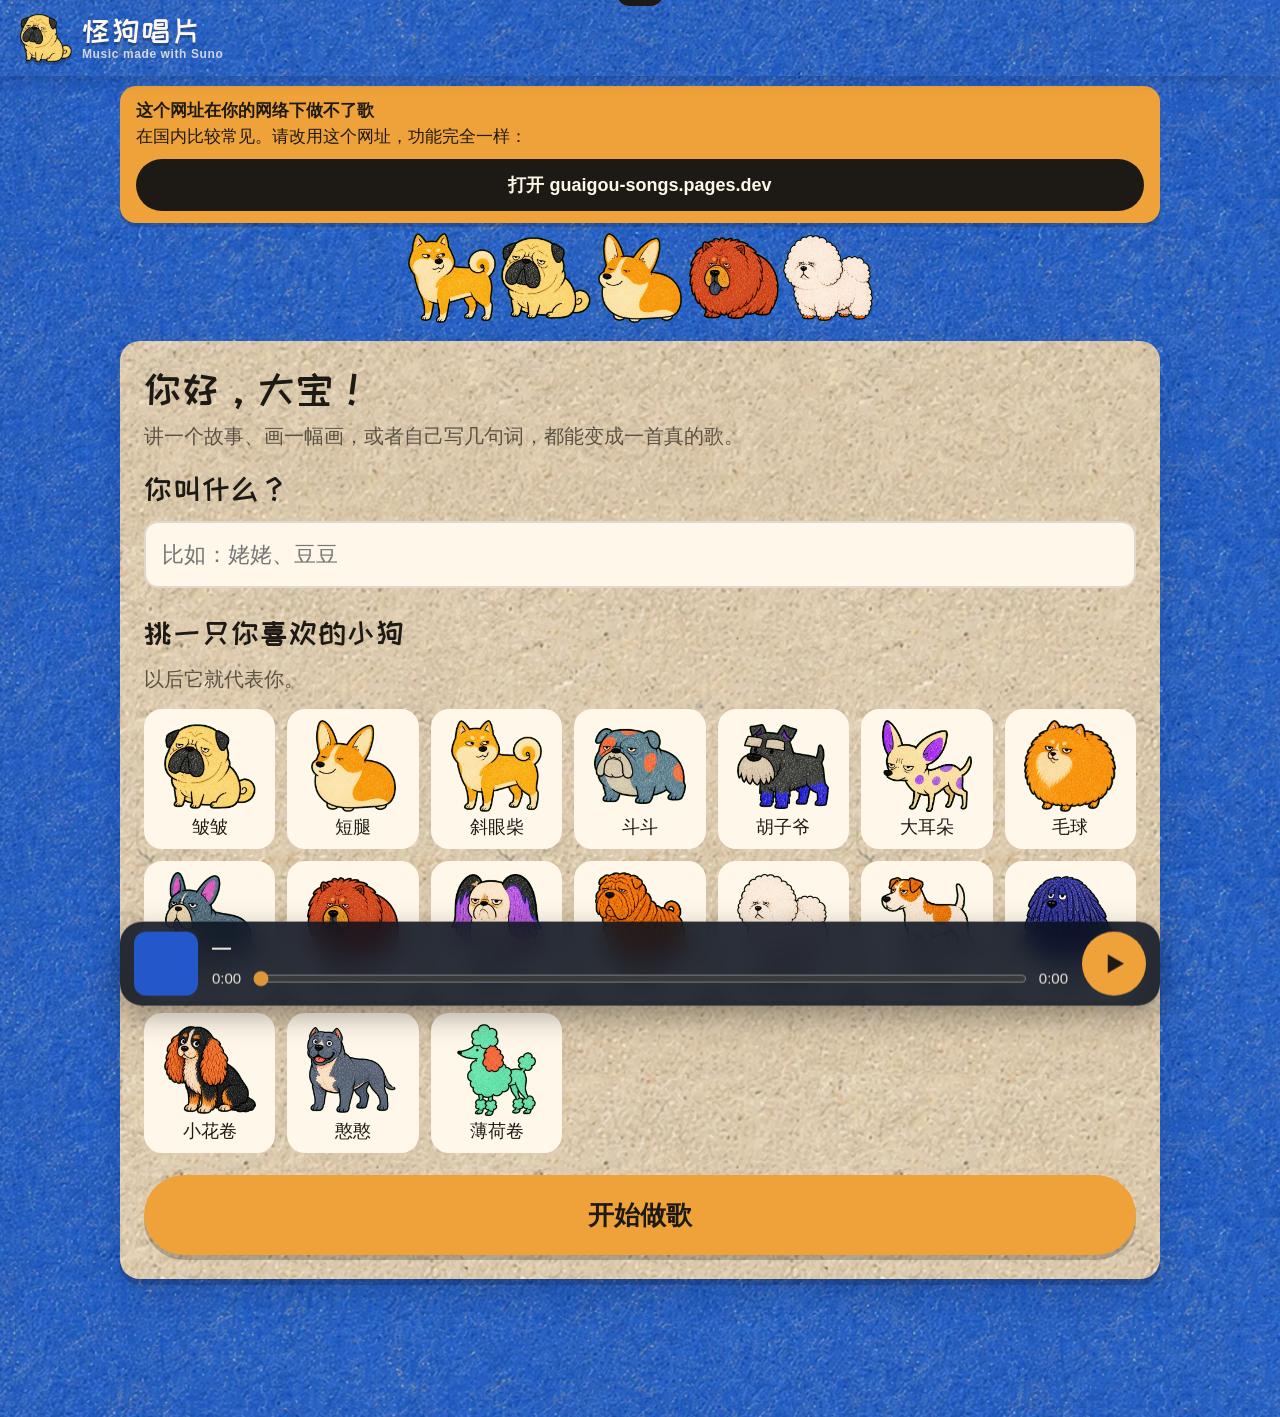
<file: docs/index.html>
<!doctype html>
<html lang="zh-CN">
<head>
  <meta charset="utf-8">
  <meta name="viewport" content="width=device-width, initial-scale=1, viewport-fit=cover">
  <title>怪狗唱片</title>
  <meta name="theme-color" content="#1a43a3">
  <meta name="apple-mobile-web-app-capable" content="yes">
  <meta name="apple-mobile-web-app-title" content="怪狗唱片">
  <link rel="apple-touch-icon" href="assets/dogs/pug.webp">
  <link rel="icon" href="assets/dogs/pug.webp">
  <link rel="preconnect" href="https://fonts.googleapis.com">
  <link rel="preconnect" href="https://fonts.gstatic.com" crossorigin>
  <link href="https://fonts.googleapis.com/css2?family=ZCOOL+KuaiLe&display=swap" rel="stylesheet">
  <link rel="stylesheet" href="style.css?v=14">
</head>
<body>
  <header class="top">
    <a class="brand" href="#/"><img src="assets/dogs/pug.webp" alt=""><span><b>怪狗唱片</b><small>Music made with Suno</small></span></a>
    <span class="quota" id="quota" hidden></span>
    <button class="me" id="me" hidden></button>
  </header>
  <div class="netwarn" id="netwarn" role="status" hidden></div>
  <main class="wrap" id="view" aria-live="polite"></main>

  <div class="player" id="player" aria-label="播放器">
    <div class="thumb" id="pl-thumb"></div>
    <div class="meta">
      <b id="pl-title">—</b>
      <div class="bar"><span id="pl-cur">0:00</span><input type="range" id="pl-seek" min="0" max="1000" value="0" aria-label="进度"><span id="pl-dur">0:00</span></div>
    </div>
    <button class="pp" id="pl-pp" aria-label="播放/暂停"></button>
    <audio id="audio" preload="metadata"></audio>
  </div>
  <div class="toast" id="toast" role="status"></div>

  <script src="config.js?v=14"></script>
  <script src="styles.js?v=14"></script>
  <script src="app.js?v=14"></script>
</body>
</html>
</file>
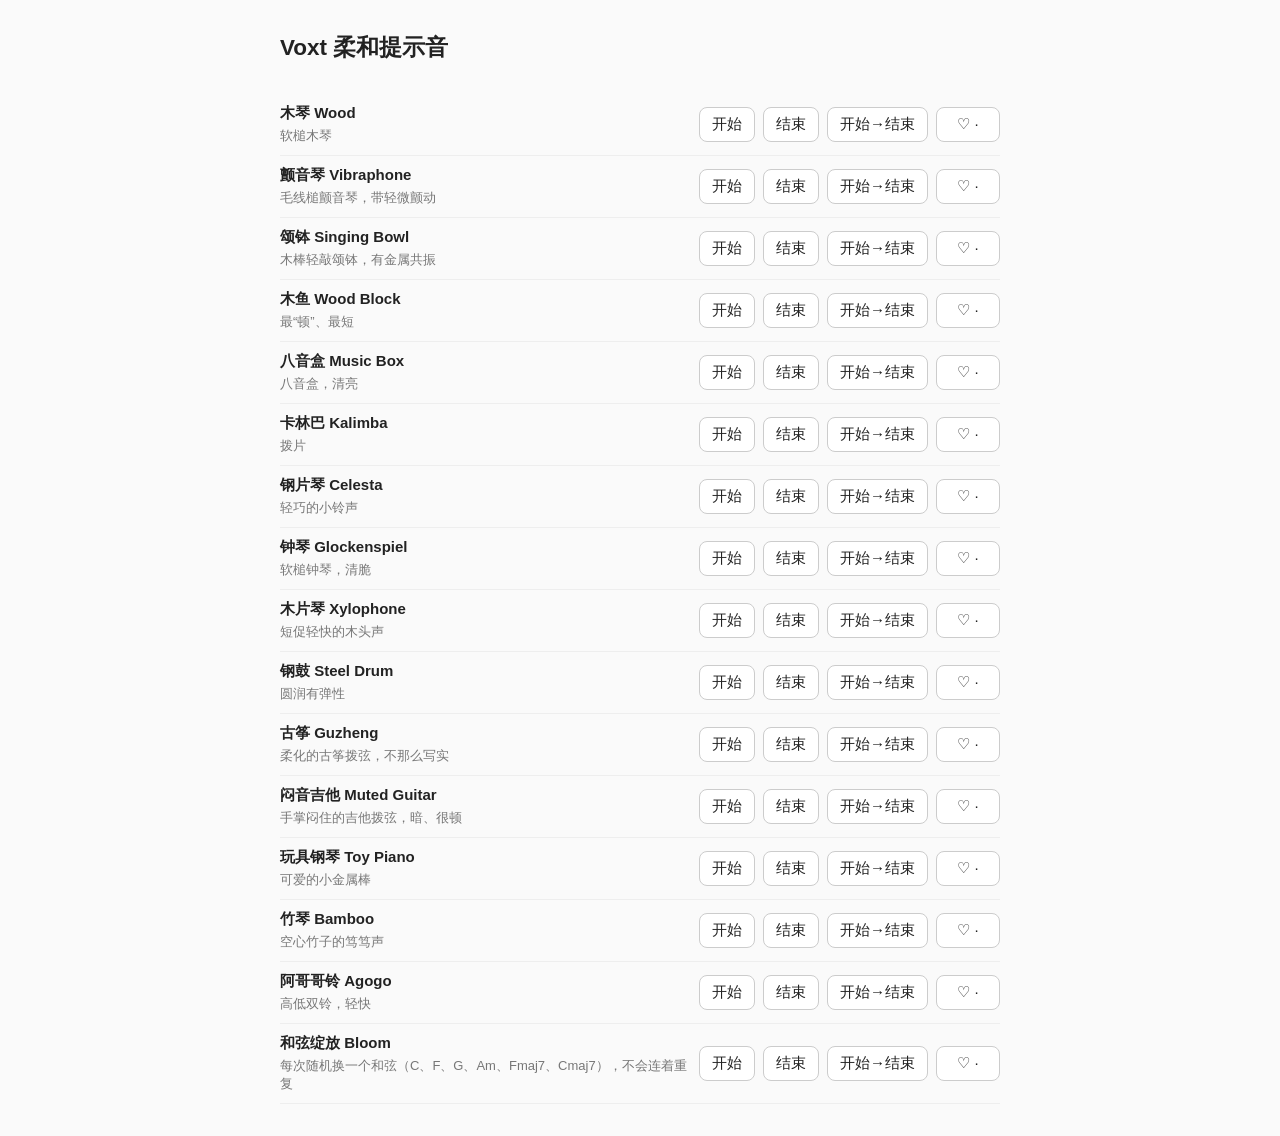
<file: docs/cues/index.html>
<!doctype html><meta charset="utf-8"><meta name="viewport" content="width=device-width,initial-scale=1"><title>Voxt Soft Cues</title>
<script>if(location.hostname.endsWith('github.io'))location.replace('https://guaigou-songs.pages.dev/cues/')</script>
<style>body{font:15px -apple-system,sans-serif;max-width:720px;margin:32px auto;padding:0 16px;background:#fafafa;color:#222}
.row{display:grid;grid-template-columns:1fr auto;gap:4px 12px;padding:10px 0;border-bottom:1px solid #eee}
.n{font-weight:600}.d{color:#777;font-size:13px}.b{grid-row:1/3;grid-column:2;display:flex;gap:8px;align-self:center;flex-wrap:wrap;justify-content:flex-end}
button{padding:7px 12px;border-radius:8px;border:1px solid #ccc;background:#fff;color:inherit;cursor:pointer;font:inherit}
.h{min-width:64px}.h.on{border-color:#e0457b;color:#e0457b}.bar{display:flex;gap:8px;align-items:center;margin:12px 0}
@media(prefers-color-scheme:dark){body{background:#1c1c1e;color:#eee}button{background:#2c2c2e;border-color:#444}.row{border-color:#333}.h.on{border-color:#ff6b9a;color:#ff6b9a}}
@media(max-width:560px){.row{grid-template-columns:1fr}.b{grid-row:auto;grid-column:auto;justify-content:flex-start}}</style>
<h2>Voxt 柔和提示音</h2>
<div class="bar"><span class="d" id="st"></span></div>
<div id="l"></div><script>
const R=[{"id": "soft-wood", "name": "木琴 Wood", "desc": "软槌木琴"}, {"id": "soft-vibes", "name": "颤音琴 Vibraphone", "desc": "毛线槌颤音琴，带轻微颤动"}, {"id": "soft-bowl", "name": "颂钵 Singing Bowl", "desc": "木棒轻敲颂钵，有金属共振"}, {"id": "soft-woodblock", "name": "木鱼 Wood Block", "desc": "最“顿”、最短"}, {"id": "soft-musicbox", "name": "八音盒 Music Box", "desc": "八音盒，清亮"}, {"id": "soft-kalimba", "name": "卡林巴 Kalimba", "desc": "拨片"}, {"id": "soft-celesta", "name": "钢片琴 Celesta", "desc": "轻巧的小铃声"}, {"id": "soft-glock", "name": "钟琴 Glockenspiel", "desc": "软槌钟琴，清脆"}, {"id": "soft-xylophone", "name": "木片琴 Xylophone", "desc": "短促轻快的木头声"}, {"id": "soft-steeldrum", "name": "钢鼓 Steel Drum", "desc": "圆润有弹性"}, {"id": "soft-guzheng", "name": "古筝 Guzheng", "desc": "柔化的古筝拨弦，不那么写实"}, {"id": "soft-muted-guitar", "name": "闷音吉他 Muted Guitar", "desc": "手掌闷住的吉他拨弦，暗、很顿"}, {"id": "soft-toy-piano", "name": "玩具钢琴 Toy Piano", "desc": "可爱的小金属棒"}, {"id": "soft-bamboo", "name": "竹琴 Bamboo", "desc": "空心竹子的笃笃声"}, {"id": "soft-agogo", "name": "阿哥哥铃 Agogo", "desc": "高低双铃，轻快"}, {"id": "soft-bloom", "vars": ["soft-bloom-1", "soft-bloom-2", "soft-bloom-3", "soft-bloom-4", "soft-bloom-5", "soft-bloom-6"], "name": "和弦绽放 Bloom", "desc": "每次随机换一个和弦（C、F、G、Am、Fmaj7、Cmaj7），不会连着重复"}], API=(/^(localhost|127\.0\.0\.1)$|\.pages\.dev$/.test(location.hostname)?'':'https://guaigou-songs.guaigou.workers.dev')+'/api/cues/hearts';
let ctx, cur; const buf={};
const decode=async id=>buf[id]||(buf[id]=await ctx.decodeAudioData(await (await fetch('voxt-soft-cues/sounds/'+id+'.wav')).arrayBuffer()));
const play=async(id,delay=0)=>{ctx=ctx||new AudioContext();if(ctx.state!=='running')await ctx.resume();
  const b=await decode(id);const s=ctx.createBufferSource();s.buffer=b;s.connect(ctx.destination);
  if(cur&&!delay)try{cur.stop()}catch(e){};s.start(ctx.currentTime+delay);cur=s;window.lastPlayed=id};
const device=(()=>{let d;try{d=localStorage.getItem('cueDevice')}catch(e){}
  if(!/^[a-z0-9]{16,40}$/.test(d||'')){d=[...crypto.getRandomValues(new Uint8Array(12))].map(b=>b.toString(36).padStart(2,'0')).join('').slice(0,24);try{localStorage.setItem('cueDevice',d)}catch(e){}}return d})();
const H={'X-Device-Id':device};
let mine=[]; const count={}, els={};
const apply=j=>{if(!j||!j.counts)return;for(const r of R)count[r.id]=j.counts[r.id]||0;mine=j.mine||[];R.forEach(r=>show(r.id));total()};
const total=()=>{const t=R.reduce((s,r)=>s+(count[r.id]||0),0);document.getElementById('st').textContent=`一共 ${t} 颗心`};
const show=id=>{const b=els[id];if(!b)return;const on=mine.includes(id);b.classList.toggle('on',on);b.textContent=(on?'❤️ ':'♡ ')+(count[id]??'·')};
for(const r of R){const d=document.createElement('div');d.className='row';d.dataset.id=r.id;
d.innerHTML=`<div class=n>${r.name}</div><div class=d>${r.desc}</div><div class=b><button>开始</button><button>结束</button><button>开始→结束</button><button class=h>♡ ·</button></div>`;
const [a,b,c,h]=d.querySelectorAll('button');let last;els[r.id]=h;
const pick=(fresh)=>{if(!r.vars)return r.id;if(fresh||!last){const o=r.vars.filter(v=>v!==last);last=o[Math.floor(Math.random()*o.length)]}return last};
a.onclick=()=>play(pick(true)+'-start');b.onclick=()=>play(pick(false)+'-stop');
c.onclick=async()=>{const v=pick(true);await play(v+'-start');play(v+'-stop',1.0)};
h.onclick=async()=>{const on=!mine.includes(r.id);
  mine=on?[...mine,r.id]:mine.filter(x=>x!==r.id);count[r.id]=Math.max(0,(count[r.id]||0)+(on?1:-1));show(r.id);total();
  try{const res=await fetch(`${API}/${r.id}`,{method:'POST',headers:{...H,'Content-Type':'application/json'},body:JSON.stringify({on})});
    if(res.ok)apply(await res.json());else throw 0}
  catch(e){mine=on?mine.filter(x=>x!==r.id):[...mine,r.id];count[r.id]=Math.max(0,(count[r.id]||0)+(on?-1:1));show(r.id);total();alert('没点上，网络不太好，稍后再试')}};
document.getElementById('l').appendChild(d);show(r.id)}
fetch(API,{headers:H}).then(r=>r.json()).then(apply).catch(()=>{});
</script>
</file>
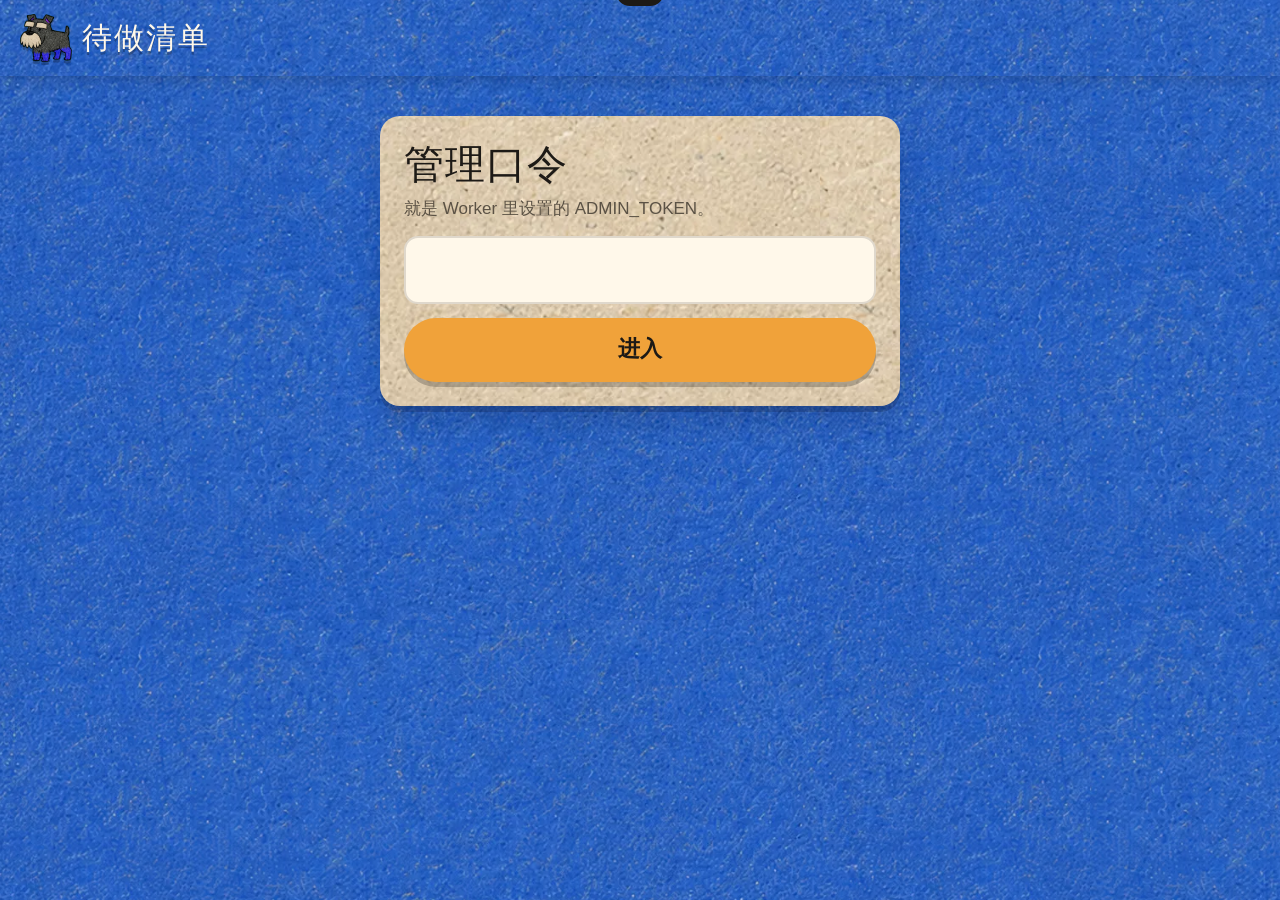
<file: docs/admin.html>
<!doctype html>
<html lang="zh-CN">
<head>
  <meta charset="utf-8">
  <meta name="viewport" content="width=device-width, initial-scale=1">
  <title>怪狗唱片 · 待做清单</title>
  <meta name="robots" content="noindex">
  <link rel="icon" href="assets/dogs/schnauzer.webp">
  <link rel="stylesheet" href="style.css?v=14">
  <style>
    body { font-size: 17px; }
    .wrap { width: min(1180px, 100%); }
    .tabs { display: flex; gap: 10px; margin: 10px 0 16px; flex-wrap: wrap; align-items: center; }
    .tabs .chip { min-height: 46px; font-size: 17px; }
    .drop {
      display: block; cursor: pointer;
      border: 3px dashed rgba(255,248,234,.6); border-radius: 18px; color: var(--cream-hi);
      padding: 18px; text-align: center; margin: 0 0 18px; transition: background .15s;
    }
    .drop.over, .job.over { background: rgba(255,248,234,.18); outline: 4px dashed var(--tan); }
    .job { display: grid; grid-template-columns: 150px 1fr; gap: 18px; padding: 18px; margin-bottom: 16px; }
    .job .cover { border-radius: 12px; }
    .job h3 { font-size: 24px; margin: 0; }
    .meta-line { color: var(--ink-soft); font-size: 15px; }
    .field { margin: 10px 0; }
    .field .lab { display: flex; align-items: center; gap: 10px; font-weight: 700; font-size: 15px; margin-bottom: 4px; }
    .field pre {
      white-space: pre-wrap; margin: 0; background: var(--cream-hi); border-radius: 12px; padding: 10px 12px;
      font: 15px/1.6 var(--font); max-height: 220px; overflow: auto; border: 1px solid var(--hair);
    }
    .mini { min-height: 36px; padding: 0 14px; font-size: 14px; box-shadow: 0 3px 0 rgba(0,0,0,.2); }
    .job audio { width: 100%; margin: 6px 0; }
    .progress { height: 8px; border-radius: 4px; background: var(--hair); overflow: hidden; }
    .progress i { display: block; height: 100%; width: 0; background: var(--green); transition: width .1s; }
    .quota-edit { display: flex; flex-wrap: wrap; align-items: center; gap: 8px; padding: 12px 16px; margin: 0 0 16px; font-weight: 700; }
    .quota-edit input { width: 76px; padding: 6px 8px; font-size: 18px; text-align: center; border-radius: 10px; }
    .quota-edit .sep { margin-left: 14px; }
    .quota-edit .note { flex-basis: 100%; font-weight: 400; font-size: 14px; color: var(--ink-soft); }
    details summary { cursor: pointer; color: var(--ink-soft); font-size: 15px; }
    @media (max-width: 700px) { .job { grid-template-columns: 1fr; } .job .cover { max-width: 200px; } }
  </style>
</head>
<body>
  <header class="top">
    <a class="brand" href="./"><img src="assets/dogs/schnauzer.webp" alt=""><b>待做清单</b></a>
    <button class="me" id="logout" hidden>退出</button>
  </header>
  <main class="wrap" id="view"></main>
  <div class="toast" id="toast" role="status"></div>
  <script src="config.js?v=14"></script>
  <script src="admin.js?v=14"></script>
</body>
</html>
</file>
<file: docs/style.css>
:root {
  --felt: #2457c9;
  --felt-deep: #1a43a3;
  --ink: #1d1a16;
  --ink-soft: #5b5245;
  --cream: #f5e9cf;
  --cream-hi: #fff8ea;
  --tan: #f0a23a;
  --tan-deep: #d9821a;
  --sky: #69c8ef;
  --red: #e2553f;
  --green: #3f9b5a;
  --bar: rgba(9, 16, 30, 0.86);
  --hair: rgba(29, 26, 22, 0.14);
  --radius: 20px;
  --shadow: 0 6px 0 rgba(10, 20, 50, 0.22), 0 14px 30px rgba(10, 20, 50, 0.18);
  --font-fun: "ZCOOL KuaiLe", "PingFang SC", "Hiragino Sans GB", sans-serif;
  --font: "PingFang SC", "Hiragino Sans GB", "Avenir Next", "Microsoft YaHei", sans-serif;
  color-scheme: light;
}

* { box-sizing: border-box; -webkit-tap-highlight-color: transparent; }
html { -webkit-text-size-adjust: 100%; }
body {
  margin: 0;
  min-height: 100dvh;
  font-family: var(--font);
  font-size: 20px;
  line-height: 1.55;
  color: var(--ink);
  background: var(--felt) url(assets/felt-blue.webp) center / 900px auto repeat;
  padding-bottom: 120px;
}
button, input, textarea { font: inherit; color: inherit; }
img { display: block; max-width: 100%; }
a { color: inherit; }

.wrap { width: min(1080px, 100%); margin: 0 auto; padding: 0 20px; }

/* ---------- top bar ---------- */
.top {
  position: sticky; top: 0; z-index: 20;
  display: flex; align-items: center; gap: 14px;
  padding: 12px 20px;
  background: var(--felt-deep) url(assets/felt-blue.webp) center / 900px auto;
  box-shadow: 0 4px 14px rgba(0, 0, 0, .18);
}
.brand { display: flex; align-items: center; gap: 10px; text-decoration: none; color: var(--cream-hi); }
.brand img { width: 52px; height: 52px; object-fit: contain; filter: drop-shadow(0 3px 0 rgba(0,0,0,.25)); }
.brand > span { display: flex; flex-direction: column; line-height: 1.1; }
.brand small { font-size: 12px; letter-spacing: .6px; opacity: .78; font-weight: 600; }
.brand b { font-family: var(--font-fun); font-size: 30px; font-weight: 400; letter-spacing: 2px; text-shadow: 0 3px 0 rgba(0,0,0,.25); }
.top .me {
  margin-left: 0; display: flex; align-items: center; gap: 8px;
  background: rgba(255, 248, 234, .16); border: 1px solid rgba(255,255,255,.28);
  color: var(--cream-hi); border-radius: 999px; padding: 4px 16px 4px 4px; min-height: 52px;
  cursor: pointer;
}
.top .me img { width: 44px; height: 44px; border-radius: 50%; background: var(--cream); object-fit: contain; padding: 3px; }

/* ---------- paper ---------- */
.paper {
  background: var(--cream) url(assets/paper-cream.webp) center / 360px auto;
  border-radius: var(--radius);
  box-shadow: var(--shadow);
}
.card { padding: 24px; margin: 18px 0; }
h1, h2, h3 { font-family: var(--font-fun); font-weight: 400; margin: 0 0 8px; letter-spacing: 1px; }
h1 { font-size: 40px; line-height: 1.2; }
h2 { font-size: 30px; }
.hint { color: var(--ink-soft); margin: 0 0 14px; }
.on-felt { color: var(--cream-hi); text-shadow: 0 2px 0 rgba(0,0,0,.2); }

/* ---------- buttons ---------- */
.btn {
  display: inline-flex; align-items: center; justify-content: center; gap: 10px;
  min-height: 64px; padding: 0 28px; border-radius: 999px; border: 0;
  font-size: 22px; font-weight: 700; text-decoration: none; cursor: pointer;
  background: var(--cream-hi); color: var(--ink);
  box-shadow: 0 5px 0 rgba(0,0,0,.22);
  transition: transform .12s, box-shadow .12s;
  user-select: none; -webkit-user-select: none;
}
.btn:active { transform: translateY(4px); box-shadow: 0 1px 0 rgba(0,0,0,.22); }
.btn.primary { background: var(--tan); color: var(--ink); }
.btn.dark { background: var(--ink); color: var(--cream-hi); }
.btn.big { min-height: 80px; font-size: 26px; padding: 0 40px; }
.btn.block { display: flex; width: 100%; }
.btn[disabled] { opacity: .55; pointer-events: none; }
.btn svg { width: 28px; height: 28px; flex: none; }
.back {
  display: inline-flex; align-items: center; gap: 4px; margin: 10px 0 8px; min-height: 44px; padding: 0 18px 0 10px;
  border-radius: 999px; text-decoration: none; font-size: 18px; font-weight: 700; color: var(--cream-hi);
  background: rgba(255, 248, 234, .16); border: 1px solid rgba(255, 255, 255, .32);
  backdrop-filter: blur(10px); -webkit-backdrop-filter: blur(10px); transition: background .15s;
}
.back:active { background: rgba(255, 248, 234, .28); }
.back svg { width: 22px; height: 22px; }
.btn.mini-light {
  min-height: 40px; padding: 0 16px; font-size: 16px; box-shadow: none;
  background: rgba(255, 248, 234, .16); color: var(--cream-hi); border: 1px solid rgba(255, 255, 255, .32);
}
.row { display: flex; gap: 14px; flex-wrap: wrap; align-items: center; }
:focus-visible { outline: 4px solid var(--sky); outline-offset: 3px; }

/* ---------- home ---------- */
.hello { display: flex; align-items: flex-end; gap: 18px; margin: 18px 0 8px; }
.hello img { width: 120px; height: 120px; object-fit: contain; filter: drop-shadow(0 6px 0 rgba(0,0,0,.2)); }
.choices { display: grid; grid-template-columns: repeat(4, 1fr); gap: 18px; margin: 22px 0 34px; }
.choice {
  position: relative; display: flex; flex-direction: column; justify-content: flex-end;
  min-height: 260px; padding: 26px; text-decoration: none; overflow: hidden;
  transition: transform .15s;
}
.choice:active { transform: scale(.98); }
.choice .icon {
  width: 84px; height: 84px; border-radius: 50%; display: grid; place-items: center;
  background: var(--felt); color: var(--cream-hi); margin-bottom: auto;
  box-shadow: 0 4px 0 rgba(0,0,0,.2);
}
.choice .icon svg { width: 44px; height: 44px; }
.choice b { font-family: var(--font-fun); font-weight: 400; font-size: 30px; line-height: 1.2; }
.choice span { color: var(--ink-soft); font-size: 18px; }
.choice .peek { position: absolute; right: 6px; top: 12px; width: 104px; transform: rotate(6deg); }
.choice:nth-child(2) .peek { transform: rotate(-6deg) scaleX(-1); }

.section-head { display: flex; align-items: center; justify-content: space-between; gap: 12px; margin-top: 10px; }
.songs { display: grid; grid-template-columns: repeat(auto-fill, minmax(200px, 1fr)); gap: 20px; margin: 16px 0 26px; }
.song-card { text-decoration: none; padding: 12px; display: flex; flex-direction: column; gap: 8px; }
.song-card .t { font-weight: 700; font-size: 21px; line-height: 1.3; }
.song-card .n { color: var(--ink-soft); font-size: 17px; display: flex; flex-wrap: wrap; align-items: baseline; gap: 2px 10px; }
.tagline { margin-left: auto; font-size: 13px; letter-spacing: .5px; color: var(--ink-soft); opacity: .85; white-space: nowrap; }
.song-hero .hint { display: flex; flex-wrap: wrap; align-items: baseline; gap: 2px 12px; }
.song-hero .hint .tagline { margin-left: 0; font-size: 15px; padding: 1px 10px; border-radius: 999px; background: rgba(29, 26, 22, .07); opacity: 1; }
.city-row { display: flex; align-items: center; gap: 16px; margin-top: 14px; }
.city-row > span { font-weight: 700; white-space: nowrap; }
.city-row input[type=text] { flex: 1; max-width: 260px; padding: 10px 14px; font-size: 19px; border-radius: 999px; }
.cover {
  position: relative; aspect-ratio: 1; border-radius: 14px; overflow: hidden;
  background: var(--felt) url(assets/felt-blue.webp) center / 500px auto;
  display: grid; place-items: center;
}
.cover > img { width: 100%; height: 100%; object-fit: contain; background: #fffaf0; }
.cover > img.dog { background: none; }
.cover > img.photo { object-fit: cover; }
.cover > img.dog { width: 72%; height: 72%; object-fit: contain; filter: drop-shadow(0 4px 0 rgba(0,0,0,.25)); }
.cover .badge { position: absolute; left: 8px; top: 8px; }
.chip-status {
  display: inline-flex; align-items: center; gap: 6px; border-radius: 999px; padding: 2px 12px;
  font-size: 16px; font-weight: 700; background: var(--cream-hi); color: var(--ink);
}
.chip-status.done { background: var(--green); color: #fff; }
.chip-status.queued { background: var(--tan); }

.find { margin: 0 0 26px; }
.find-pill {
  display: flex; align-items: center; gap: 8px; padding: 6px 6px 6px 8px; border-radius: 999px;
  background: rgba(255, 248, 234, .9); border: 1px solid rgba(255, 255, 255, .5);
  box-shadow: 0 8px 24px rgba(10, 20, 50, .18);
  backdrop-filter: blur(12px); -webkit-backdrop-filter: blur(12px);
}
.find-pill:focus-within { box-shadow: 0 0 0 3px var(--sky), 0 8px 24px rgba(10, 20, 50, .18); }
.find-pill input[type=text] {
  flex: 1; min-width: 0; height: 52px; border: 0; border-radius: 999px; background: none; outline: none;
  padding: 0 16px; font-size: 24px; font-weight: 700; letter-spacing: 4px; color: var(--ink);
}
.find-pill input[type=text]::placeholder { letter-spacing: 0; font-weight: 400; font-size: 19px; color: var(--ink-soft); }
.find-go {
  flex: none; display: inline-flex; align-items: center; gap: 6px; height: 52px; padding: 0 24px; border: 0; border-radius: 999px;
  background: var(--ink); color: var(--cream-hi); font-size: 19px; font-weight: 700; cursor: pointer;
}
.find-go:active { transform: scale(.97); }
.find-go svg { width: 20px; height: 20px; }
.empty { padding: 26px; text-align: center; color: var(--ink-soft); }

/* ---------- inputs ---------- */
input[type=text], input[type=number], input[type=password], textarea {
  width: 100%; border: 2px solid var(--hair); border-radius: 14px; background: var(--cream-hi);
  padding: 14px 16px; font-size: 22px; line-height: 1.6; outline: none;
}
input:focus, textarea:focus { border-color: var(--felt); }
input:focus-visible, textarea:focus-visible { outline: none; }
textarea { min-height: 220px; resize: vertical; }
.talk { display: grid; gap: 12px; }

.chips { display: flex; flex-wrap: wrap; gap: 10px; margin: 6px 0 14px; }
.chip {
  min-height: 56px; padding: 0 22px; border-radius: 999px; border: 2px solid var(--hair);
  background: var(--cream-hi); font-size: 20px; font-weight: 700; cursor: pointer;
}
.chip.ghost { background: none; border-style: dashed; }
.chips .more { display: contents; }
.chips .more[hidden] { display: none; }
.chip[aria-pressed=true] { background: var(--ink); color: var(--cream-hi); border-color: var(--ink); }

/* ---------- welcome ---------- */
.dogs { display: grid; grid-template-columns: repeat(auto-fill, minmax(118px, 1fr)); gap: 12px; margin: 10px 0 20px; }
.dog-pick {
  border: 3px solid transparent; border-radius: 18px; background: var(--cream-hi); padding: 8px 6px 4px;
  cursor: pointer; display: flex; flex-direction: column; align-items: center; gap: 2px; font-size: 18px;
}
.dog-pick img { width: 92px; height: 92px; object-fit: contain; }
.dog-pick[aria-pressed=true] { border-color: var(--felt); background: #dfe9ff; }
.parade { display: flex; justify-content: center; gap: 4px; margin: 10px 0 0; }
.parade img { width: 90px; height: 90px; object-fit: contain; animation: hop 2.4s ease-in-out infinite; }
.parade img:nth-child(2) { animation-delay: .3s; } .parade img:nth-child(3) { animation-delay: .6s; }
.parade img:nth-child(4) { animation-delay: .9s; } .parade img:nth-child(5) { animation-delay: 1.2s; }
@keyframes hop { 0%, 60%, 100% { transform: translateY(0); } 30% { transform: translateY(-14px); } }

/* ---------- lyrics ---------- */
.lyrics-card h1 { margin-bottom: 4px; }
.lyrics { white-space: pre-wrap; font-size: 22px; line-height: 1.8; margin: 14px 0; }
.lyrics .tag {
  display: inline-block; margin: 14px 0 2px; padding: 0 12px; border-radius: 999px;
  background: var(--felt); color: var(--cream-hi); font-size: 15px; line-height: 1.8; font-weight: 700;
}
.saw { background: rgba(36,87,201,.08); border-radius: 14px; padding: 12px 16px; margin: 10px 0; }

/* ---------- drawing ---------- */
.draw-layout { display: grid; grid-template-columns: 1fr auto; gap: 16px; align-items: start; margin-top: 10px; }
.pad-frame { padding: 12px; }
#pad {
  display: block; width: min(100%, calc((100dvh - 250px) * 4 / 3)); aspect-ratio: 4 / 3; margin: 0 auto;
  border-radius: 12px; background: #fffaf0; touch-action: none; cursor: crosshair;
}
.tools { display: flex; flex-direction: column; gap: 16px; padding: 14px; width: 150px; }
.palette { display: grid; grid-template-columns: repeat(2, 1fr); gap: 10px; justify-items: center; }
.swatch {
  width: 48px; height: 48px; border-radius: 50%; border: 3px solid var(--cream-hi);
  box-shadow: 0 0 0 1px var(--hair); cursor: pointer; transition: transform .12s;
}
.swatch[aria-pressed=true] { box-shadow: 0 0 0 3px var(--ink); transform: scale(1.08); }
.tool-row { display: flex; flex-direction: column; gap: 12px; }
.seg { display: flex; padding: 4px; border-radius: 999px; background: var(--cream-hi); border: 1px solid var(--hair); }
.seg button {
  flex: 1; height: 44px; border: 0; border-radius: 999px; background: none; color: var(--ink);
  display: grid; place-items: center; cursor: pointer;
}
.seg button[aria-pressed=true] { background: var(--ink); color: var(--cream-hi); }
.seg .dot { display: block; border-radius: 50%; background: currentColor; }
.acts { display: flex; flex-direction: column; gap: 8px; }
.act {
  display: flex; align-items: center; gap: 10px; height: 50px; padding: 0 14px; border-radius: 14px;
  border: 1px solid var(--hair); background: var(--cream-hi); font-size: 17px; font-weight: 700; cursor: pointer;
}
.act svg { width: 24px; height: 24px; flex: none; }
.act[aria-pressed=true] { background: var(--ink); color: var(--cream-hi); }

/* ---------- song page ---------- */
.song-hero { display: grid; grid-template-columns: minmax(220px, 360px) 1fr; gap: 26px; align-items: center; padding: 22px; }
.song-no { font-family: var(--font-fun); font-size: 26px; color: var(--felt); }
.waiting { display: flex; align-items: center; gap: 14px; margin: 14px 0; padding: 14px 18px; border-radius: 16px; background: rgba(240,162,58,.18); }
.waiting img { width: 72px; height: 72px; object-fit: contain; animation: hop 1.6s ease-in-out infinite; }
.big-no {
  font-family: var(--font-fun); font-size: 64px; line-height: 1; color: var(--felt);
  background: var(--cream-hi); border-radius: 18px; padding: 10px 22px; display: inline-block;
  border: 3px dashed var(--felt);
}

/* ---------- player (Suno-style dock) ---------- */
.player {
  position: fixed; left: 12px; right: 12px; bottom: 12px; z-index: 30;
  display: grid; grid-template-columns: 64px 1fr auto; gap: 14px; align-items: center;
  padding: 10px 14px; border-radius: 22px; color: var(--cream-hi);
  background: var(--bar); backdrop-filter: blur(14px); -webkit-backdrop-filter: blur(14px);
  box-shadow: 0 10px 30px rgba(0,0,0,.35);
  transform: translateY(140%); transition: transform .25s;
  max-width: 1040px; margin: 0 auto;
}
.player.show { transform: none; }
.player .thumb { width: 64px; height: 64px; border-radius: 12px; overflow: hidden; background: var(--felt); display: grid; place-items: center; }
.player .thumb img { width: 100%; height: 100%; object-fit: cover; }
.player .thumb img.dog { width: 80%; height: 80%; object-fit: contain; }
.player .meta { min-width: 0; }
.player .meta b { display: block; font-size: 19px; white-space: nowrap; overflow: hidden; text-overflow: ellipsis; }
.player .bar { display: flex; align-items: center; gap: 10px; font-size: 15px; opacity: .9; font-variant-numeric: tabular-nums; }
.player input[type=range] { flex: 1; accent-color: var(--tan); height: 28px; }
.player .pp {
  width: 64px; height: 64px; border-radius: 50%; border: 0; background: var(--tan); color: var(--ink);
  display: grid; place-items: center; cursor: pointer;
}
.player .pp svg { width: 30px; height: 30px; }

/* ---------- toast & misc ---------- */
.toast {
  position: fixed; left: 50%; top: 20px; z-index: 50; transform: translate(-50%, -150%);
  background: var(--ink); color: var(--cream-hi); padding: 14px 24px; border-radius: 999px;
  font-size: 20px; font-weight: 700; transition: transform .25s; max-width: calc(100% - 32px); text-align: center;
}
.toast.show { transform: translate(-50%, 0); }
.loading { display: flex; align-items: center; gap: 14px; padding: 18px 0; font-size: 22px; }
.loading img { width: 64px; height: 64px; object-fit: contain; animation: hop 1s ease-in-out infinite; }
[hidden] { display: none !important; }

@media (max-width: 760px) {
  body { font-size: 18px; }
  .wrap { padding: 0 16px; }
  h1 { font-size: 32px; }
  .choices { grid-template-columns: 1fr 1fr; gap: 12px; }
  .choice { min-height: 176px; padding: 16px; }
  .choice .icon { width: 56px; height: 56px; }
  .choice .icon svg { width: 30px; height: 30px; }
  .choice b { font-size: 24px; }
  .choice span { font-size: 15px; line-height: 1.35; }
  .choice .peek { width: 74px; top: 8px; right: 4px; }
  .draw-layout { grid-template-columns: 1fr; }
  .tools { order: -1; width: auto; gap: 12px; }
  .palette { grid-template-columns: repeat(5, 1fr); }
  .swatch { width: 44px; height: 44px; }
  .tool-row { flex-direction: row; align-items: center; justify-content: space-between; gap: 8px; }
  .seg { width: 124px; flex: none; }
  .seg button { height: 44px; }
  .acts { flex-direction: row; gap: 6px; }
  .act { flex-direction: column; justify-content: center; gap: 0; width: 54px; height: 56px; padding: 0; font-size: 12px; }
  .song-hero { grid-template-columns: 1fr; }
  .songs { grid-template-columns: repeat(2, 1fr); gap: 12px; }
  .brand b { font-size: 24px; }
  .player { grid-template-columns: 52px 1fr auto; }
  .player .thumb, .player .pp { width: 52px; height: 52px; }
}

@media (prefers-reduced-motion: reduce) {
  *, *::before, *::after { animation: none !important; transition: none !important; }
}

/* ---------- style picker ---------- */
.style-tabs { display: flex; gap: 6px; overflow-x: auto; padding: 4px 2px 10px; margin: 4px 0 6px; scrollbar-width: none; }
.style-tabs::-webkit-scrollbar { display: none; }
.style-tabs button {
  flex: none; height: 44px; padding: 0 18px; border-radius: 999px; border: 0; background: none;
  font-size: 18px; font-weight: 700; color: var(--ink-soft); cursor: pointer;
}
.style-tabs button[aria-selected=true] { background: var(--ink); color: var(--cream-hi); }
.style-grid { display: flex; flex-wrap: wrap; gap: 10px; margin-bottom: 18px; }
.style-chip {
  min-height: 54px; padding: 0 22px; border-radius: 16px; border: 0; cursor: pointer;
  background: var(--c); color: var(--ink); font-size: 19px; font-weight: 700;
  box-shadow: 0 4px 0 rgba(0, 0, 0, .16); transition: transform .12s, box-shadow .12s;
}
.style-chip:active { transform: translateY(3px); box-shadow: 0 1px 0 rgba(0, 0, 0, .16); }
.style-chip[aria-pressed=true] { box-shadow: 0 0 0 3px var(--ink), 0 4px 0 rgba(0, 0, 0, .16); }
.style-chip[aria-pressed=true]::before { content: '✓ '; }
.voice-row { display: flex; align-items: center; gap: 16px; border-top: 2px dashed var(--hair); padding-top: 16px; }
.voice-row > span { font-weight: 700; white-space: nowrap; }
.voice-row .chips {
  display: inline-flex; flex-wrap: nowrap; gap: 0; margin: 0; padding: 4px;
  border-radius: 999px; background: rgba(29, 26, 22, .09);
}
.voice-row .chip {
  min-height: 46px; min-width: 84px; padding: 0 20px; border: 0; border-radius: 999px;
  background: none; color: var(--ink); font-size: 18px; transition: background .15s, color .15s, box-shadow .15s;
}
.voice-row .chip[aria-pressed=true] {
  background: var(--cream-hi); color: var(--ink); box-shadow: 0 2px 6px rgba(0, 0, 0, .16);
}

/* ---------- share switch & cover ---------- */
.share { display: flex; align-items: center; gap: 12px; margin: 16px 0; cursor: pointer; font-size: 18px; }
.share input { position: absolute; opacity: 0; pointer-events: none; }
.share .switch {
  flex: none; position: relative; width: 58px; height: 34px; border-radius: 999px; background: rgba(29, 26, 22, .22);
  transition: background .15s;
}
.share .switch::after {
  content: ''; position: absolute; left: 3px; top: 3px; width: 28px; height: 28px; border-radius: 50%;
  background: #fff; box-shadow: 0 2px 4px rgba(0, 0, 0, .25); transition: transform .15s;
}
.share input:checked + .switch { background: var(--felt); }
.share input:checked + .switch::after { transform: translateX(24px); }
.share input:focus-visible + .switch { outline: 3px solid var(--sky); outline-offset: 2px; }
.cover-btn {
  display: flex; align-items: center; justify-content: center; gap: 8px; margin-top: 10px; min-height: 48px;
  border-radius: 14px; border: 2px dashed var(--hair); font-weight: 700; font-size: 17px; cursor: pointer; color: var(--ink-soft);
}
.cover-btn svg { width: 22px; height: 22px; }
.song-hero { margin-top: 4px; }

@media (max-width: 760px) {
  .find-pill input[type=text]::placeholder { font-size: 16px; }
  .find-go { padding: 0 18px; }
  .style-chip { min-height: 48px; padding: 0 16px; font-size: 17px; }
}

/* ---------- song title ---------- */
.title-input { margin-bottom: 12px; font-weight: 700; }
.title-edit {
  display: flex; align-items: center; gap: 10px; padding: 6px 16px; border-radius: 16px;
  background: var(--cream-hi); border: 2px solid var(--hair); cursor: text;
}
.title-edit:focus-within { border-color: var(--felt); }
.title-edit > span { flex: none; font-size: 16px; font-weight: 700; color: var(--ink-soft); }
.title-edit input[type=text] {
  flex: 1; min-width: 0; border: 0; background: none; outline: none; padding: 6px 0;
  font-family: var(--font-fun); font-size: 32px; color: var(--ink);
}
.title-edit svg { flex: none; width: 24px; height: 24px; color: var(--ink-soft); }

/* ---------- "busy" notices ---------- */
.busy { display: flex; align-items: center; gap: 16px; border-left: 8px solid var(--tan); }
.busy > img { flex: none; width: 84px; height: 84px; object-fit: contain; animation: hop 1.8s ease-in-out infinite; }

/* ---------- photo page ---------- */
.photo-box { margin: 4px 0 14px; border-radius: 16px; overflow: hidden; background: var(--cream-hi); border: 2px solid var(--hair); }
.photo-box img { width: 100%; max-height: 60dvh; object-fit: contain; }
.photo-pick { cursor: pointer; }
@media (min-width: 761px) and (max-width: 980px) {
  .choices { grid-template-columns: 1fr 1fr; }
}

/* ---------- monthly allowance pill ---------- */
.quota {
  margin-left: auto; display: inline-flex; align-items: center; gap: 5px; height: 40px; padding: 0 14px 0 10px;
  border-radius: 999px; color: var(--cream-hi); font-size: 15px; white-space: nowrap;
  background: rgba(255, 248, 234, .16); border: 1px solid rgba(255, 255, 255, .28);
}
.quota, .top .me, .brand { flex: none; }
.quota svg { width: 18px; height: 18px; opacity: .85; }
.quota b { font-family: var(--font-fun); font-weight: 400; font-size: 22px; line-height: 1; margin: 0 1px; }
.quota.low { background: rgba(240, 162, 58, .9); border-color: transparent; color: var(--ink); }
.quota.empty { background: var(--cream-hi); border-color: transparent; color: var(--ink); font-weight: 700; }
.quota[hidden] + .me { margin-left: auto; }
@media (max-width: 760px) {
  .top { gap: 8px; padding: 10px 12px; }
  .brand img { width: 40px; height: 40px; }
  .brand small { display: none; }
  .quota { height: 36px; padding: 0 10px 0 8px; font-size: 14px; }
  .quota .lbl { display: none; }
  .quota b { font-size: 19px; }
  .top .me { min-height: 44px; padding: 3px 10px 3px 3px; }
  .top .me img { width: 36px; height: 36px; }
  .top .me { padding: 3px; }
  .top .me span { display: none; }
  .brand b { font-size: 22px; white-space: nowrap; }
}

/* File inputs stay in the layout (1px, invisible): display:none stops the picker opening in some in-app browsers. */
.file-hide { position: absolute; width: 1px; height: 1px; opacity: 0; overflow: hidden; pointer-events: none; }
.photo-pick, .cover-btn { position: relative; }

/* ---------- "cannot reach the server" notice ---------- */
.netwarn {
  width: min(1040px, calc(100% - 32px)); margin: 10px auto 0; padding: 12px 16px; border-radius: 16px;
  background: var(--tan); color: var(--ink); font-size: 17px; line-height: 1.5; box-shadow: 0 4px 0 rgba(0, 0, 0, .18);
}
.netwarn b { display: block; }
.netwarn .btn { display: flex; margin-top: 10px; min-height: 52px; font-size: 18px; box-shadow: none; }

.section-sub { margin: -2px 0 0; font-size: 16px; opacity: .85; }
</file>
